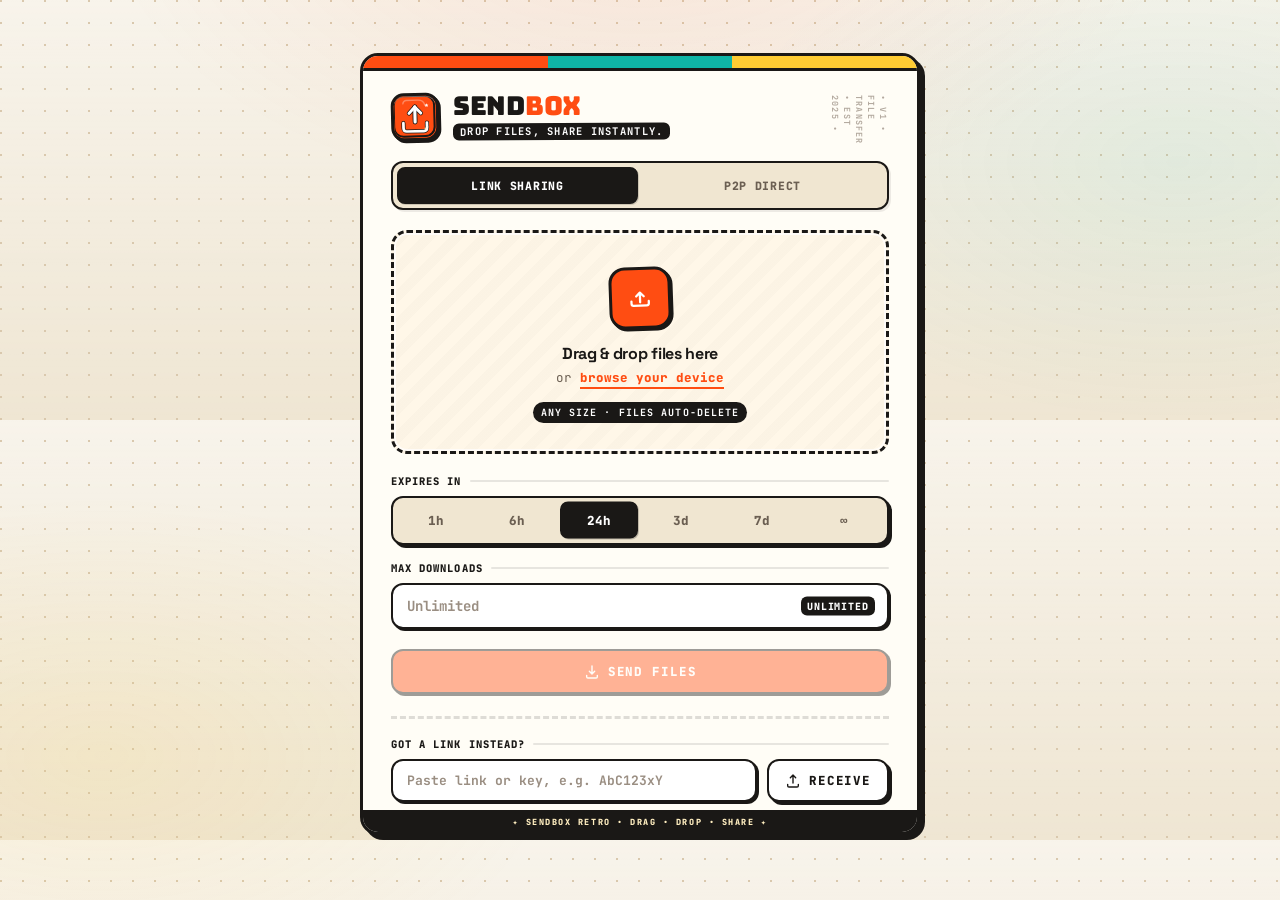
<file: templates/index.html>
<!DOCTYPE html>
<html lang="en">
<head>
  <meta charset="UTF-8">
  <meta name="viewport" content="width=device-width, initial-scale=1.0">
  <meta name="theme-color" content="#efe6d3">
  <title>SendBox — share files</title>
  <link rel="icon" type="image/svg+xml" href="/static/logo.svg">
  <link rel="alternate icon" href="data:image/svg+xml,%3Csvg xmlns='http://www.w3.org/2000/svg' viewBox='0 0 100 100'%3E%3Crect width='100' height='100' rx='22' fill='%23ff4d12'/%3E%3Cpath d='M50 28v26m0 0-9-9m9 9 9-9M34 66h32' stroke='white' stroke-width='7' stroke-linecap='round' stroke-linejoin='round' fill='none'/%3E%3C/svg%3E">
  <link rel="stylesheet" href="/static/style.css">
</head>
<body>
  <main class="card" id="card">
    <header class="brand">
      <span class="logo">
        <img src="/static/logo.svg" alt="SendBox" width="48" height="48" loading="eager">
      </span>
      <div class="brand-text">
        <h1><span>Send</span><span class="box">Box</span></h1>
        <p class="tagline">Drop files, share instantly.</p>
      </div>
    </header>

    <div class="mode-switch" role="tablist" aria-label="Transfer mode">
      <span class="mode-btn active" aria-current="page">Link sharing</span>
      <a class="mode-btn" href="/p2p">P2P direct</a>
    </div>

    <!-- UPLOAD STATE -->
    <section id="uploadState">
      <div id="drop" class="drop" tabindex="0" role="button" aria-label="Upload files">
        <input type="file" id="fileInput" multiple hidden>
        <div class="drop-icon">
          <svg viewBox="0 0 24 24" fill="none" stroke="currentColor" stroke-width="1.8" stroke-linecap="round" stroke-linejoin="round">
            <path d="M12 16V7m0 0 3.5 3.5M12 7l-3.5 3.5"/>
            <path d="M4 15v2a2 2 0 0 0 2 2h12a2 2 0 0 0 2-2v-2"/>
          </svg>
        </div>
        <p class="drop-title">Drag &amp; drop files here</p>
        <p class="drop-sub">or <span class="link">browse your device</span></p>
        <p class="drop-hint">Any size · files auto-delete</p>
      </div>

      <div id="filePanel" class="file-panel hidden">
        <div class="file-panel-head">
          <span id="fileCount"></span>
          <span id="fileTotal"></span>
          <button id="clearBtn" class="text-btn">Clear</button>
        </div>
        <ul id="fileList" class="filelist"></ul>
      </div>

      <div class="settings">
        <div class="field">
          <span class="field-label">Expires in</span>
          <div class="segmented" id="segExpiry">
            <input type="radio" name="expiry" id="e1" value="1">
            <label for="e1">1h</label>
            <input type="radio" name="expiry" id="e6" value="6">
            <label for="e6">6h</label>
            <input type="radio" name="expiry" id="e24" value="24" checked>
            <label for="e24">24h</label>
            <input type="radio" name="expiry" id="e72" value="72">
            <label for="e72">3d</label>
            <input type="radio" name="expiry" id="e168" value="168">
            <label for="e168">7d</label>
            <input type="radio" name="expiry" id="e0" value="0">
            <label for="e0">∞</label>
          </div>
        </div>
        <div class="field">
          <span class="field-label">Max downloads</span>
          <div class="maxdl-wrap">
            <input id="maxdl" type="number" min="0" placeholder="Unlimited">
            <span class="maxdl-suffix">unlimited</span>
          </div>
        </div>
      </div>

      <button id="uploadBtn" class="btn btn-primary" disabled>
        <svg viewBox="0 0 24 24" fill="none" stroke="currentColor" stroke-width="2" stroke-linecap="round" stroke-linejoin="round">
          <path d="M12 3v12m0 0 4-4m-4 4-4-4"/>
          <path d="M4 17v2a2 2 0 0 0 2 2h12a2 2 0 0 0 2-2v-2"/>
        </svg>
        <span>Send files</span>
      </button>

      <div id="progressWrap" class="progress-wrap hidden">
        <div class="progress">
          <div id="progressBar"></div>
        </div>
        <div class="progress-meta">
          <span id="progressText">0%</span>
          <span id="progressDetail"></span>
        </div>
      </div>
    </section>

    <!-- RESULT STATE -->
    <section id="resultState" class="hidden">
      <div class="success-ring">
        <svg viewBox="0 0 24 24" fill="none" stroke="currentColor" stroke-width="2.6" stroke-linecap="round" stroke-linejoin="round">
          <path d="M5 13l4 4L19 7"/>
        </svg>
      </div>
      <h2 class="result-title">Files are live</h2>
      <p class="result-sub">Share this link — it expires when the time is up.</p>
      <div class="linkrow">
        <input id="shareUrl" readonly>
        <button id="copyBtn" class="btn btn-ghost" title="Copy">
          <svg viewBox="0 0 24 24" fill="none" stroke="currentColor" stroke-width="2" stroke-linecap="round" stroke-linejoin="round">
            <rect x="9" y="9" width="12" height="12" rx="2"/>
            <path d="M5 15V5a2 2 0 0 1 2-2h10"/>
          </svg>
          <span>Copy</span>
        </button>
      </div>
      <div class="result-actions">
        <button id="openBtn" class="btn btn-ghost">
          <svg viewBox="0 0 24 24" fill="none" stroke="currentColor" stroke-width="2" stroke-linecap="round" stroke-linejoin="round">
            <path d="M18 13v6a2 2 0 0 1-2 2H5a2 2 0 0 1-2-2V8a2 2 0 0 1 2-2h6"/>
            <path d="M15 3h6v6"/><path d="M10 14 21 3"/>
          </svg>
          <span>Open</span>
        </button>
        <button id="newBtn" class="btn btn-primary">
          <svg viewBox="0 0 24 24" fill="none" stroke="currentColor" stroke-width="2" stroke-linecap="round" stroke-linejoin="round">
            <path d="M12 5v14M5 12h14"/>
          </svg>
          <span>New transfer</span>
        </button>
      </div>
    </section>

    <footer class="receive">
      <form id="receiveForm" autocomplete="off">
        <div class="field">
          <span class="field-label">Got a link instead?</span>
          <div class="receive-row">
            <input id="keyInput" placeholder="Paste link or key, e.g. AbC123xY">
            <button class="btn btn-ghost" type="submit">
              <svg viewBox="0 0 24 24" fill="none" stroke="currentColor" stroke-width="2" stroke-linecap="round" stroke-linejoin="round">
                <path d="M12 15V3m0 0 4 4m-4-4-4 4"/>
                <path d="M4 17v2a2 2 0 0 0 2 2h12a2 2 0 0 0 2-2v-2"/>
              </svg>
              <span>Receive</span>
            </button>
          </div>
        </div>
      </form>
    </footer>
  </main>

  <div id="toasts" class="toasts" aria-live="polite"></div>
  <script src="/static/app.js"></script>
</body>
</html>
</file>
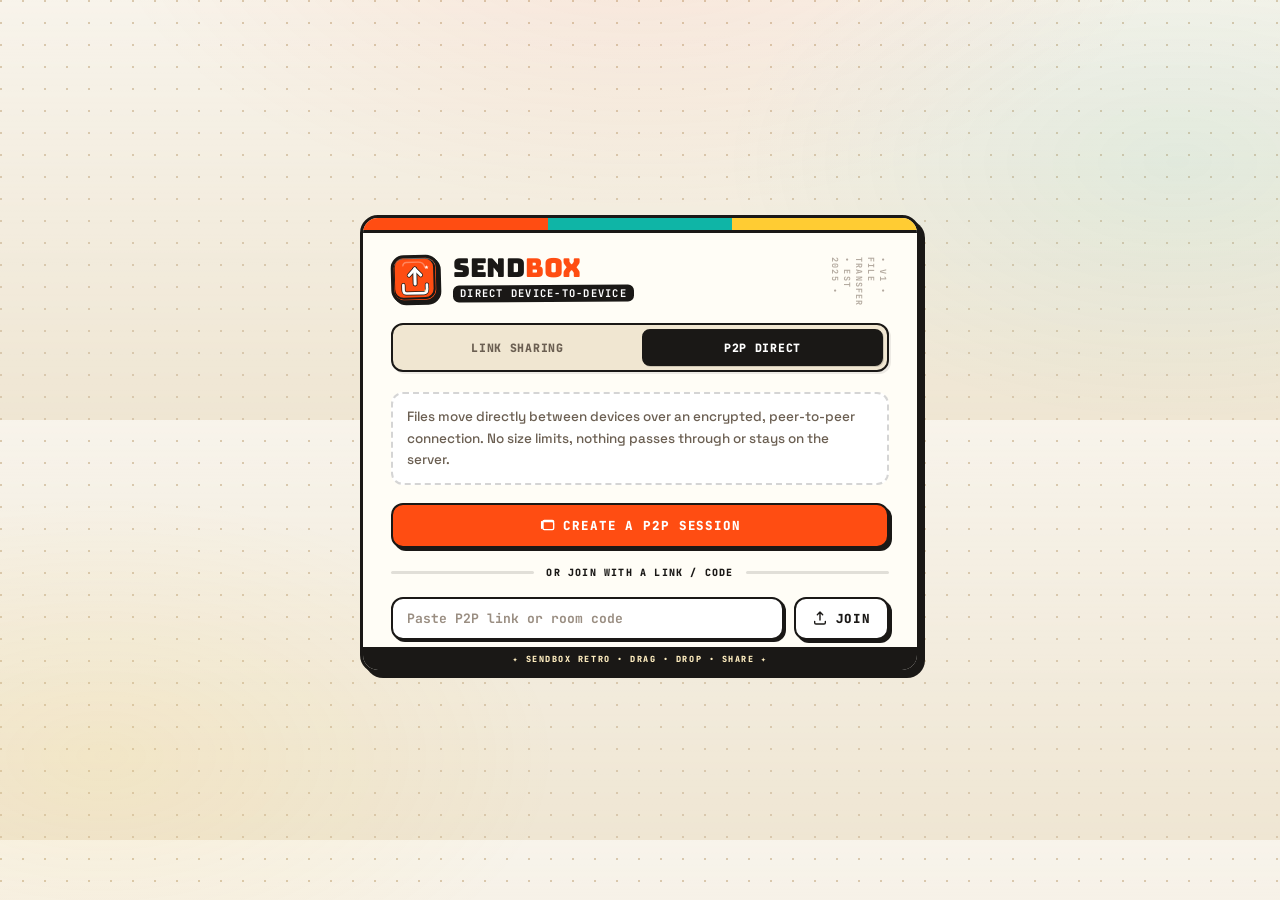
<file: templates/p2p.html>
<!DOCTYPE html>
<html lang="en">
<head>
  <meta charset="UTF-8">
  <meta name="viewport" content="width=device-width, initial-scale=1.0">
  <meta name="theme-color" content="#efe6d3">
  <title>P2P — SendBox</title>
  <link rel="icon" type="image/svg+xml" href="/static/logo.svg">
  <link rel="alternate icon" href="data:image/svg+xml,%3Csvg xmlns='http://www.w3.org/2000/svg' viewBox='0 0 100 100'%3E%3Crect width='100' height='100' rx='22' fill='%23ff4d12'/%3E%3Cpath d='M50 28v26m0 0-9-9m9 9 9-9M34 66h32' stroke='white' stroke-width='7' stroke-linecap='round' stroke-linejoin='round' fill='none'/%3E%3C/svg%3E">
  <link rel="stylesheet" href="/static/style.css">
</head>
<body>
  <main class="card">
    <header class="brand">
      <a href="/" class="logo" style="text-decoration:none">
        <img src="/static/logo.svg" alt="SendBox" width="48" height="48" loading="eager">
      </a>
      <div class="brand-text">
        <h1><span>Send</span><span class="box">Box</span></h1>
        <p class="tagline">Direct device-to-device</p>
      </div>
    </header>

    <div class="mode-switch" role="tablist" aria-label="Transfer mode">
      <a class="mode-btn" href="/">Link sharing</a>
      <span class="mode-btn active" aria-current="page">P2P direct</span>
    </div>

    <!-- HOME: create or join -->
    <section id="p2pHome">
      <p class="p2p-desc">
        Files move directly between devices over an encrypted, peer-to-peer
        connection. No size limits, nothing passes through or stays on the server.
      </p>
      <button id="createBtn" class="btn btn-primary">
        <svg viewBox="0 0 24 24" fill="none" stroke="currentColor" stroke-width="2" stroke-linecap="round" stroke-linejoin="round">
          <path d="M4 7v10m2 0a2 2 0 0 0 2 2h12a2 2 0 0 0 2-2V9a2 2 0 0 0-2-2H6a2 2 0 0 0-2 2Zm0 0V7a2 2 0 0 1 2-2h12a2 2 0 0 1 2 2"/>
        </svg>
        <span>Create a P2P session</span>
      </button>
      <div class="divider"><span>or join with a link / code</span></div>
      <div class="receive-row">
        <input id="roomInput" placeholder="Paste P2P link or room code">
        <button id="joinBtn" class="btn btn-ghost" type="button">
          <svg viewBox="0 0 24 24" fill="none" stroke="currentColor" stroke-width="2" stroke-linecap="round" stroke-linejoin="round">
            <path d="M12 15V3m0 0 4 4m-4-4-4 4"/>
            <path d="M4 17v2a2 2 0 0 0 2 2h12a2 2 0 0 0 2-2v-2"/>
          </svg>
          <span>Join</span>
        </button>
      </div>
    </section>

    <!-- WAIT: waiting for the peer -->
    <section id="p2pWait" class="hidden">
      <div class="p2p-spinner" aria-hidden="true"></div>
      <h2 id="roleLabel" class="p2p-wait-title">Waiting for receiver…</h2>
      <p class="p2p-wait-sub">Share this link — the other person opens it and the transfer starts:</p>
      <div class="linkrow">
        <input id="waitLink" readonly>
        <button id="copyWait" class="btn btn-ghost" title="Copy">
          <svg viewBox="0 0 24 24" fill="none" stroke="currentColor" stroke-width="2" stroke-linecap="round" stroke-linejoin="round">
            <rect x="9" y="9" width="12" height="12" rx="2"/>
            <path d="M5 15V5a2 2 0 0 1 2-2h10"/>
          </svg>
          <span>Copy</span>
        </button>
      </div>
      <p class="p2p-note">Keep this tab open until the transfer finishes.</p>
    </section>

    <!-- ACTIVE: connected, send / receive -->
    <section id="p2pActive" class="hidden">
      <p id="statusText" class="status-line"></p>

      <div id="sendPanel">
        <div id="filesDrop" class="drop" tabindex="0" role="button" aria-label="Select files to send">
          <input type="file" id="p2pFileInput" multiple hidden>
          <p class="drop-title">Select files to send</p>
          <p class="drop-sub">any size · direct P2P</p>
        </div>
        <div id="p2pFilePanel" class="file-panel hidden">
          <ul id="p2pFileList" class="filelist"></ul>
        </div>
        <button id="sendBtn" class="btn btn-primary" disabled>
          <svg viewBox="0 0 24 24" fill="none" stroke="currentColor" stroke-width="2" stroke-linecap="round" stroke-linejoin="round">
            <path d="M12 3v12m0 0 4-4m-4 4-4-4"/>
            <path d="M4 17v2a2 2 0 0 0 2 2h12a2 2 0 0 0 2-2v-2"/>
          </svg>
          <span>Send files</span>
        </button>
      </div>

      <div id="sendProgressWrap" class="progress-wrap hidden">
        <div class="progress"><div id="sendBar"></div></div>
        <div class="progress-meta">
          <span id="sendText">0%</span>
          <span id="sendDetail"></span>
        </div>
      </div>

      <div id="recvProgressWrap" class="progress-wrap hidden">
        <div class="progress"><div id="recvBar"></div></div>
        <div class="progress-meta">
          <span id="recvText"></span>
          <span id="recvDetail"></span>
        </div>
      </div>
    </section>
  </main>

  <div id="toasts" class="toasts" aria-live="polite"></div>
  <script>window.ICE_SERVERS = {{ ice_servers | tojson }};</script>
  <script src="/static/p2p.js"></script>
</body>
</html>
</file>
<file: static/style.css>
@import url('https://fonts.googleapis.com/css2?family=Bungee&family=JetBrains+Mono:wght@500;700&family=Space+Grotesk:wght@500;600;700;800&display=swap');

:root {
  --bg: #efe6d3;
  --bg-dot: #d9c8ad;
  --paper: #fffdf6;
  --paper-2: #fff7e8;
  --ink: #1a1816;
  --ink-2: #2b2825;
  --muted: #6b5f52;
  --faint: #9a8e82;
  --line: #1a1816;
  --line-soft: #d8c9ad;
  --accent: #ff4d12;
  --accent-hover: #e8450f;
  --accent-press: #cc3c0a;
  --accent-soft: #fff0de;
  --teal: #0fb5a6;
  --teal-deep: #0a8a7d;
  --mustard: #ffcc33;
  --mustard-deep: #e6b800;
  --ok: #0eb07a;
  --danger: #e11d48;
  --radius: 18px;
  --radius-sm: 12px;
  --radius-xs: 10px;
  --border: 3px;
  --shadow: 5px 5px 0 var(--ink);
  --shadow-sm: 3px 3px 0 var(--ink);
  --shadow-xs: 2px 2px 0 var(--ink);
  --font-display: "Space Grotesk", system-ui, sans-serif;
  --font-mono: "JetBrains Mono", ui-monospace, monospace;
  --font-logo: "Bungee", "Space Grotesk", sans-serif;
}

* { box-sizing: border-box; margin: 0; padding: 0; }
html { color-scheme: light; scrollbar-width: thin; scrollbar-color: var(--line) var(--bg); }

body {
  font-family: var(--font-display);
  background-color: var(--bg);
  background-image:
    radial-gradient(circle at 1px 1px, var(--bg-dot) 1.1px, transparent 0),
    linear-gradient(180deg, rgba(255,255,255,0.55) 0%, transparent 420px);
  background-size: 22px 22px, 100% 420px;
  background-position: 0 0, 0 0;
  color: var(--ink);
  min-height: 100vh;
  display: flex;
  align-items: center;
  justify-content: center;
  padding: 36px 16px 48px;
  overflow-x: hidden;
  -webkit-font-smoothing: antialiased;
  position: relative;
}

body::before {
  content: "";
  position: fixed;
  inset: 0;
  background:
    radial-gradient(ellipse 900px 500px at 50% -10%, rgba(255,77,18,0.09), transparent 60%),
    radial-gradient(ellipse 700px 400px at 92% 18%, rgba(15,181,166,0.08), transparent 65%),
    radial-gradient(ellipse 700px 400px at 8% 84%, rgba(255,204,51,0.10), transparent 65%);
  pointer-events: none;
  z-index: -1;
}

::selection { background: var(--accent); color: #fff; }

/* ---------- card ---------- */
.card {
  position: relative;
  width: 100%;
  max-width: 560px;
  background: var(--paper);
  border: var(--border) solid var(--ink);
  border-radius: var(--radius);
  box-shadow: var(--shadow);
  padding: 0 28px 28px;
  animation: card-in 0.42s cubic-bezier(0.16, 1, 0.3, 1) both;
  overflow: hidden;
}
.card::before {
  content: "";
  display: block;
  height: 12px;
  margin: 0 -28px 0 -28px;
  background: linear-gradient(90deg, var(--accent) 0 33.333%, var(--teal) 33.333% 66.666%, var(--mustard) 66.666% 100%);
  border-bottom: var(--border) solid var(--ink);
}
@keyframes card-in {
  from { opacity: 0; transform: translateY(10px) rotate(-0.4deg); }
  to { opacity: 1; transform: translateY(0) rotate(0); }
}

.brand {
  display: flex;
  align-items: center;
  gap: 14px;
  margin: 22px 0 20px;
  position: relative;
}
.logo {
  width: 48px; height: 48px; flex-shrink: 0;
  display: grid; place-items: center;
  background: var(--accent);
  border: var(--border) solid var(--ink);
  border-radius: 13px;
  box-shadow: var(--shadow-xs);
  color: #fff;
  transform: rotate(-1.5deg);
  overflow: hidden;
  position: relative;
}
.logo img { width: 100%; height: 100%; object-fit: cover; display: block; }
.logo svg { width: 24px; height: 24px; }
.logo::after {
  content: "";
  position: absolute;
  inset: 0;
  border-radius: 10px;
  box-shadow: inset 0 1px 0 rgba(255,255,255,0.35);
  pointer-events: none;
}
.brand-text { display: flex; flex-direction: column; }
.brand h1 {
  font-family: var(--font-logo);
  font-size: 26px;
  font-weight: 400;
  line-height: 0.95;
  letter-spacing: -0.01em;
  color: var(--ink);
  display: flex; align-items: baseline; gap: 0;
}
.brand h1 span { display: inline-block; }
.brand h1 .box { color: var(--accent); }
.tagline {
  font-family: var(--font-mono);
  font-size: 10.5px;
  font-weight: 700;
  letter-spacing: 0.12em;
  text-transform: uppercase;
  color: #fff;
  background: var(--ink);
  display: inline-block;
  padding: 3px 7px 3.5px;
  border-radius: 6px;
  margin-top: 5px;
  width: fit-content;
  line-height: 1;
  transform: rotate(-0.3deg);
}
.brand::after {
  content: "• V1 • FILE TRANSFER • EST 2025 •";
  position: absolute;
  right: 0;
  top: 2px;
  font-family: var(--font-mono);
  font-size: 8.5px;
  font-weight: 700;
  letter-spacing: 0.14em;
  color: var(--faint);
  writing-mode: vertical-rl;
  text-orientation: mixed;
  opacity: 0.0;
}
@media (min-width: 520px) {
  .brand::after { opacity: 0.75; }
}

/* ---------- mode switch ---------- */
.mode-switch {
  display: grid; grid-auto-flow: column; grid-auto-columns: 1fr;
  background: #f0e6d1;
  border: 2.5px solid var(--ink);
  border-radius: 12px;
  padding: 4px; gap: 4px;
  margin: 0 0 20px;
  box-shadow: 2px 2px 0 rgba(26,24,22,0.08);
}
.mode-btn {
  text-align: center; padding: 9px 4px; border-radius: 8px;
  font-family: var(--font-mono);
  font-size: 11.5px; font-weight: 800; letter-spacing: 0.06em; text-transform: uppercase;
  color: var(--muted);
  text-decoration: none; cursor: pointer; user-select: none;
  transition: all 0.14s ease;
  border: 2px solid transparent;
}
.mode-btn:hover { color: var(--ink); background: rgba(255,255,255,0.6); }
.mode-btn.active {
  background: var(--ink); color: #fff;
  border-color: var(--ink);
  box-shadow: 1px 1px 0 rgba(0,0,0,0.15);
}

/* ---------- dropzone ---------- */
.drop {
  position: relative;
  border: 3px dashed var(--ink);
  border-radius: 16px;
  padding: 34px 18px 28px;
  text-align: center;
  cursor: pointer;
  background:
    repeating-linear-gradient(-45deg, transparent 0 10px, rgba(26,24,22,0.015) 10px 20px),
    var(--paper-2);
  transition: all 0.16s ease;
  user-select: none;
  box-shadow: inset 0 0 0 2px rgba(255,255,255,0.7);
}
.drop:hover {
  background-color: #fff2d6;
  border-color: var(--ink);
  transform: translate(-1px, -1px);
  box-shadow: 3px 3px 0 var(--ink), inset 0 0 0 2px rgba(255,255,255,0.6);
}
.drop:focus-visible { outline: 3px solid var(--accent); outline-offset: 3px; }
.drop.dragover {
  border-color: var(--accent);
  border-style: solid;
  background: #ffe9d0;
  transform: translate(-2px, -2px);
  box-shadow: 5px 5px 0 var(--ink);
}
.drop.dragover .drop-icon { transform: rotate(2deg) scale(1.04) translateY(-2px); }

.drop-icon {
  width: 62px; height: 62px; margin: 0 auto 14px;
  display: grid; place-items: center;
  border-radius: 16px;
  color: #fff;
  background: var(--accent);
  border: 3px solid var(--ink);
  box-shadow: var(--shadow-xs);
  transform: rotate(-2deg);
  transition: transform 0.2s cubic-bezier(0.34,1.56,0.64,1);
}
.drop-icon svg { width: 26px; height: 26px; stroke-width: 2.1; }
.drop-title {
  font-family: var(--font-display);
  font-size: 16px; font-weight: 800; letter-spacing: -0.02em;
  color: var(--ink);
}
.drop-sub { font-family: var(--font-mono); font-size: 12.5px; color: var(--muted); margin-top: 5px; }
.drop-sub .link {
  color: var(--accent); font-weight: 800; text-decoration: none;
  border-bottom: 2.5px solid var(--accent);
  padding-bottom: 1px;
}
.drop-hint {
  font-family: var(--font-mono);
  font-size: 10px; font-weight: 700; letter-spacing: 0.11em; text-transform: uppercase;
  color: #fff;
  background: var(--ink);
  display: inline-block;
  padding: 4px 8px;
  border-radius: 999px;
  margin-top: 16px;
}

/* ---------- file list ---------- */
.file-panel { margin-top: 16px; background: transparent; }
.file-panel-head {
  display: flex; align-items: center; gap: 10px;
  font-family: var(--font-mono);
  font-size: 11px; font-weight: 700; letter-spacing: 0.08em; text-transform: uppercase;
  color: var(--muted);
  margin-bottom: 10px;
}
.file-panel-head #fileTotal { flex: 1; text-align: right; color: var(--ink); font-weight: 800; }
.text-btn {
  background: #fff; border: 2px solid var(--ink); color: var(--ink);
  font-family: var(--font-mono); font-size: 11px; font-weight: 800; letter-spacing: 0.06em; text-transform: uppercase;
  cursor: pointer; padding: 4px 8px; border-radius: 8px;
  box-shadow: 2px 2px 0 var(--ink);
  transition: all 0.12s;
}
.text-btn:hover { background: var(--danger); color: #fff; border-color: var(--ink); transform: translate(-1px,-1px); box-shadow: 3px 3px 0 var(--ink); }
.text-btn:active { transform: translate(1px,1px); box-shadow: 1px 1px 0 var(--ink); }

.filelist { list-style: none; max-height: 232px; overflow-y: auto; scrollbar-width: thin; scrollbar-color: var(--ink) transparent; padding-right: 2px; }
.filelist::-webkit-scrollbar { width: 8px; }
.filelist::-webkit-scrollbar-thumb { background: var(--ink); border-radius: 999px; border: 2px solid var(--paper); }

.filelist li {
  display: flex; align-items: center; gap: 12px;
  padding: 11px 12px;
  background: #fff;
  border: 2.5px solid var(--ink);
  border-radius: 12px;
  margin-bottom: 9px;
  box-shadow: var(--shadow-xs);
  animation: item-in 0.28s cubic-bezier(0.16,1,0.3,1);
  transform: rotate(-0.15deg);
}
.filelist li:nth-child(even) { transform: rotate(0.2deg); }
@keyframes item-in { from { opacity: 0; transform: translateY(-6px) scale(0.98); } to { opacity: 1; transform: rotate(-0.15deg) translateY(0) scale(1); } }

.file-type {
  width: 40px; height: 40px; flex-shrink: 0;
  display: grid; place-items: center;
  border-radius: 10px; color: var(--ink);
  background: var(--mustard);
  border: 2.5px solid var(--ink);
  font-family: var(--font-mono); font-size: 9px; font-weight: 800; text-transform: uppercase;
  box-shadow: 1px 1px 0 var(--ink);
  transform: rotate(-1deg);
}
.file-type svg { width: 18px; height: 18px; }

.f-meta { flex: 1; min-width: 0; display: flex; flex-direction: column; }
.fname {
  font-family: var(--font-display);
  font-size: 13.5px; font-weight: 700; letter-spacing: -0.01em;
  overflow: hidden; text-overflow: ellipsis; white-space: nowrap;
}
.fsize { font-family: var(--font-mono); font-size: 11px; font-weight: 700; color: var(--muted); margin-top: 1px; }

.rm-btn {
  width: 30px; height: 30px; flex-shrink: 0;
  display: grid; place-items: center;
  background: #fff; border: 2px solid var(--ink); border-radius: 8px;
  color: var(--ink); cursor: pointer;
  box-shadow: 2px 2px 0 var(--ink);
  transition: all 0.13s;
}
.rm-btn:hover { background: var(--ink); color: #fff; transform: translate(-1px,-1px); box-shadow: 3px 3px 0 var(--ink); }
.rm-btn:active { transform: translate(1px,1px); box-shadow: 1px 1px 0 var(--ink); }
.rm-btn svg { width: 14px; height: 14px; }

/* ---------- settings ---------- */
.settings { margin: 20px 0; display: flex; flex-direction: column; gap: 16px; }
.field { display: flex; flex-direction: column; gap: 8px; }
.field-label {
  font-family: var(--font-mono);
  font-size: 10.5px; font-weight: 800; color: var(--ink); text-transform: uppercase; letter-spacing: 0.10em;
  display: flex; align-items: center; gap: 8px;
}
.field-label::after { content: ""; flex: 1; height: 2px; background: var(--ink); opacity: 0.10; border-radius: 999px; }

.segmented {
  display: grid; grid-auto-flow: column; grid-auto-columns: 1fr;
  background: #f0e6d1;
  border: 2.5px solid var(--ink);
  border-radius: 12px; padding: 4px; gap: 4px;
  box-shadow: 3px 3px 0 var(--ink);
}
.segmented input { position: absolute; opacity: 0; pointer-events: none; }
.segmented label {
  text-align: center; padding: 8px 4px; border-radius: 8px;
  font-family: var(--font-mono);
  font-size: 12.5px; font-weight: 800; letter-spacing: 0.02em;
  color: var(--muted);
  cursor: pointer; transition: all 0.14s;
  user-select: none;
  border: 2px solid transparent;
}
.segmented label:hover { color: var(--ink); background: rgba(255,255,255,0.65); border-color: rgba(26,24,22,0.15); }
.segmented input:checked + label {
  background: var(--ink); color: #fff;
  border-color: var(--ink);
  box-shadow: 1px 1px 0 rgba(0,0,0,0.2);
  transform: translateY(-0.5px);
}
.segmented input:focus-visible + label { outline: 3px solid var(--accent); outline-offset: 1px; }

.maxdl-wrap { position: relative; }
.maxdl-wrap input {
  width: 100%;
  background: #fff;
  color: var(--ink);
  border: 2.5px solid var(--ink);
  border-radius: 12px;
  padding: 12px 14px;
  font-family: var(--font-mono);
  font-size: 14px; font-weight: 700;
  box-shadow: var(--shadow-xs);
  transition: all 0.13s;
}
.maxdl-wrap input::placeholder { color: var(--faint); font-weight: 700; }
.maxdl-wrap input:focus { outline: none; border-color: var(--accent); box-shadow: 3px 3px 0 var(--ink), 0 0 0 3px rgba(255,77,18,0.18); transform: translate(-1px,-1px); }
.maxdl-wrap input:not(:placeholder-shown) + .maxdl-suffix { opacity: 0; transform: translateY(-50%) translateX(6px); }
.maxdl-suffix {
  position: absolute; right: 14px; top: 50%; transform: translateY(-50%);
  font-family: var(--font-mono); font-size: 10px; font-weight: 800; letter-spacing: 0.09em; text-transform: uppercase;
  color: #fff; background: var(--ink); padding: 3px 6px; border-radius: 6px;
  pointer-events: none;
  transition: all 0.15s;
}
input::-webkit-outer-spin-button, input::-webkit-inner-spin-button { -webkit-appearance: none; margin: 0; }
input[type=number] { -moz-appearance: textfield; appearance: textfield; }

/* ---------- buttons ---------- */
.btn {
  display: inline-flex; align-items: center; justify-content: center; gap: 8px;
  border: 2.5px solid var(--ink); border-radius: 12px;
  padding: 12px 18px;
  font-family: var(--font-mono); font-size: 12.5px; font-weight: 800; letter-spacing: 0.07em; text-transform: uppercase;
  cursor: pointer; text-decoration: none;
  color: var(--ink);
  background: #fff;
  box-shadow: var(--shadow-sm);
  transition: all 0.13s cubic-bezier(0.16,1,0.3,1);
  user-select: none;
  position: relative;
}
.btn svg { width: 16px; height: 16px; flex-shrink: 0; stroke-width: 2.1; }
.btn:active:not(:disabled) { transform: translate(3px,3px); box-shadow: 1px 1px 0 var(--ink); }
.btn:disabled { opacity: 0.42; cursor: not-allowed; box-shadow: 2px 2px 0 var(--ink); transform: none !important; }

.btn-primary {
  background: var(--accent);
  color: #fff;
  width: 100%;
  border-color: var(--ink);
}
.btn-primary:hover:not(:disabled) { background: var(--accent-hover); transform: translate(-1px,-1px); box-shadow: 5px 5px 0 var(--ink); }
.btn-primary:active:not(:disabled) { background: var(--accent-press); }

.btn-ghost {
  background: #fff;
  border-color: var(--ink);
  color: var(--ink);
}
.btn-ghost:hover { background: var(--paper-2); transform: translate(-1px,-1px); box-shadow: 4px 4px 0 var(--ink); }

/* ---------- progress ---------- */
.progress-wrap { margin-top: 16px; }
.progress {
  height: 16px; background: #f0e6d1;
  border: 2.5px solid var(--ink);
  border-radius: 999px; overflow: hidden;
  box-shadow: inset 0 1px 0 rgba(255,255,255,0.7), 2px 2px 0 rgba(26,24,22,0.08);
  padding: 2px;
}
#progressBar, #sendBar, #recvBar {
  height: 100%; width: 0%;
  background:
    repeating-linear-gradient(-45deg, rgba(0,0,0,0.12) 0 8px, transparent 8px 16px),
    var(--accent);
  border-radius: 999px;
  transition: width 0.18s ease;
  border: 0;
  position: relative;
}
.progress-meta { display: flex; justify-content: space-between; margin-top: 8px; font-family: var(--font-mono); font-size: 11px; font-weight: 800; letter-spacing: 0.06em; text-transform: uppercase; color: var(--muted); }
#progressText, #sendText, #recvText { font-weight: 800; color: var(--accent); background: var(--ink); color: #fff; padding: 2px 6px; border-radius: 6px; font-size: 11px; }

/* ---------- result ---------- */
#resultState { text-align: center; padding: 14px 2px 4px; }
.success-ring {
  width: 68px; height: 68px; margin: 0 auto 16px;
  display: grid; place-items: center;
  border-radius: 50%;
  color: var(--ink);
  background: var(--mustard);
  border: 3px solid var(--ink);
  box-shadow: var(--shadow-sm);
  transform: rotate(-3deg);
  animation: pop 0.45s cubic-bezier(0.34,1.56,0.64,1) both;
}
.success-ring svg { width: 30px; height: 30px; stroke-width: 2.6; }
@keyframes pop { from { transform: scale(0.4) rotate(-10deg); opacity: 0; } to { transform: scale(1) rotate(-3deg); opacity: 1; } }
.result-title {
  font-family: var(--font-logo);
  font-size: 22px; font-weight: 400; letter-spacing: -0.01em; line-height: 1;
}
.result-sub { font-family: var(--font-mono); font-size: 12px; font-weight: 700; color: var(--muted); margin: 10px 0 18px; line-height: 1.5; }

.linkrow { display: flex; gap: 10px; }
.linkrow input {
  flex: 1; min-width: 0;
  background: #fff;
  border: 2.5px solid var(--ink);
  border-radius: 12px;
  padding: 12px 12px;
  color: var(--ink); font-size: 12.5px; font-family: var(--font-mono); font-weight: 700;
  box-shadow: var(--shadow-xs);
}
.linkrow input:focus { outline: none; border-color: var(--accent); box-shadow: 3px 3px 0 var(--ink); }
.result-actions { display: flex; gap: 10px; margin-top: 14px; }
.result-actions .btn { flex: 1; }

/* ---------- receive / footer ---------- */
.receive { margin-top: 22px; padding-top: 18px; border-top: 3px dashed rgba(26,24,22,0.14); }
.receive-row { display: flex; gap: 10px; }
.receive-row input {
  flex: 1; min-width: 0;
  background: #fff;
  border: 2.5px solid var(--ink);
  border-radius: 12px;
  padding: 11px 14px;
  color: var(--ink); font-family: var(--font-mono); font-size: 13px; font-weight: 700;
  box-shadow: var(--shadow-xs);
  transition: all 0.13s;
}
.receive-row input::placeholder { color: var(--faint); font-weight: 700; }
.receive-row input:focus { outline: none; border-color: var(--accent); box-shadow: 3px 3px 0 var(--ink); transform: translate(-1px,-1px); }
.receive-row .btn { padding: 11px 16px; white-space: nowrap; }

/* ---------- receive page ---------- */
.receive-card { max-width: 620px; }
.receive-summary {
  display: flex; align-items: center; gap: 14px;
  background: #fff;
  border: 2.5px solid var(--ink);
  border-radius: 16px;
  padding: 16px 16px;
  margin-bottom: 16px;
  box-shadow: var(--shadow-sm);
  transform: rotate(-0.2deg);
}
.summary-icon {
  width: 48px; height: 48px; flex-shrink: 0;
  display: grid; place-items: center;
  border-radius: 12px; color: #fff;
  background: var(--teal);
  border: 2.5px solid var(--ink);
  box-shadow: 2px 2px 0 var(--ink);
  transform: rotate(2deg);
}
.summary-icon svg { width: 22px; height: 22px; }
.receive-summary h2 { font-family: var(--font-display); font-size: 17px; font-weight: 800; letter-spacing: -0.02em; }
.receive-summary p { font-family: var(--font-mono); font-size: 11px; font-weight: 700; letter-spacing: 0.06em; text-transform: uppercase; color: var(--muted); margin-top: 2px; }
.btn-all { flex: 1; margin-left: 4px; max-width: 220px; }

.dl-btn { padding: 8px 12px; font-size: 11px; border-width: 2.5px; }

.filelist.receive { max-height: none; }
.filelist.receive li { padding: 12px 14px; }

.foot-note {
  display: flex; align-items: center; justify-content: center; gap: 7px;
  margin-top: 20px;
  font-family: var(--font-mono); font-size: 11px; font-weight: 700; letter-spacing: 0.06em; text-transform: uppercase;
  color: var(--ink);
  background: var(--mustard);
  border: 2px solid var(--ink);
  border-radius: 999px;
  padding: 7px 12px;
  width: fit-content;
  margin-left: auto; margin-right: auto;
  box-shadow: 2px 2px 0 var(--ink);
  transform: rotate(-0.4deg);
}
.foot-note svg { width: 14px; height: 14px; }

.expired { text-align: center; padding: 22px 8px 8px; }
.expired-icon {
  width: 68px; height: 68px; margin: 0 auto 16px;
  display: grid; place-items: center;
  border-radius: 50%;
  color: var(--ink);
  background: var(--mustard);
  border: 3px solid var(--ink);
  box-shadow: var(--shadow-sm);
  transform: rotate(3deg);
}
.expired-icon svg { width: 30px; height: 30px; }
.expired h2 { font-family: var(--font-logo); font-size: 20px; font-weight: 400; letter-spacing: -0.01em; }
.expired p { font-family: var(--font-mono); font-size: 12px; font-weight: 700; color: var(--muted); margin: 10px auto 18px; max-width: 320px; line-height: 1.6; }
.expired .btn { width: auto; margin: 0 auto; }

/* ---------- toasts ---------- */
.toasts {
  position: fixed; bottom: 22px; left: 50%; transform: translateX(-50%);
  display: flex; flex-direction: column; align-items: center; gap: 10px;
  z-index: 100; pointer-events: none;
  width: calc(100% - 24px); max-width: 420px;
}
.toast {
  display: flex; align-items: center; gap: 10px;
  background: var(--ink);
  color: #fff;
  border: 2.5px solid var(--ink);
  border-radius: 12px;
  padding: 11px 14px;
  font-family: var(--font-mono); font-size: 12px; font-weight: 800; letter-spacing: 0.03em;
  box-shadow: var(--shadow-sm);
  animation: toast-in 0.28s cubic-bezier(0.16,1,0.3,1);
  pointer-events: auto;
  width: fit-content; max-width: 100%;
}
.toast.leaving { animation: toast-out 0.22s ease forwards; }
.toast svg { width: 16px; height: 16px; flex-shrink: 0; }
.toast.success { background: #fff; color: var(--ink); border-color: var(--ink); }
.toast.success svg { color: var(--ok); }
.toast.error { background: var(--ink); color: #fff; }
.toast.error svg { color: #ff6b6b; }
@keyframes toast-in { from { opacity: 0; transform: translateY(10px) scale(0.97); } to { opacity: 1; transform: none; } }
@keyframes toast-out { to { opacity: 0; transform: translateY(8px) scale(0.98); } }

/* ---------- P2P ---------- */
.p2p-desc { font-family: var(--font-display); font-size: 13.5px; font-weight: 500; color: var(--muted); line-height: 1.6; margin-bottom: 18px; background: #fff; border: 2px dashed rgba(26,24,22,0.18); border-radius: 12px; padding: 12px 14px; }
.divider {
  display: flex; align-items: center; gap: 12px;
  margin: 18px 0; color: var(--ink); font-family: var(--font-mono); font-size: 10px; font-weight: 800; text-transform: uppercase;
  letter-spacing: 0.12em;
}
.divider::before, .divider::after { content: ""; flex: 1; height: 2.5px; background: var(--ink); opacity: 0.13; border-radius: 999px; }

.p2p-wait-title { font-family: var(--font-logo); font-size: 20px; font-weight: 400; letter-spacing: -0.01em; text-align: center; margin-bottom: 8px; }
.p2p-wait-sub { font-family: var(--font-mono); font-size: 12px; font-weight: 700; color: var(--muted); text-align: center; margin: 0 0 16px; line-height: 1.5; }
.p2p-note {
  font-family: var(--font-mono); font-size: 10px; font-weight: 800; letter-spacing: 0.08em; text-transform: uppercase;
  color: var(--ink); text-align: center; margin-top: 14px; background: var(--mustard); border: 2px solid var(--ink); border-radius: 999px; padding: 6px 10px; width: fit-content; margin-left: auto; margin-right: auto; box-shadow: 2px 2px 0 var(--ink);
}

.p2p-spinner {
  width: 52px; height: 52px; margin: 6px auto 18px;
  border-radius: 50%;
  border: 3.5px solid var(--ink);
  border-top-color: var(--accent);
  border-right-color: var(--teal);
  border-bottom-color: var(--mustard);
  animation: spin 0.9s linear infinite;
  box-shadow: 2px 2px 0 rgba(26,24,22,0.12);
  background: #fff;
  padding: 3px;
}
@keyframes spin { to { transform: rotate(360deg); } }

.status-line {
  font-family: var(--font-mono);
  font-size: 11px; font-weight: 800; letter-spacing: 0.06em; text-transform: uppercase;
  color: var(--ink);
  background: #fff;
  border: 2.5px solid var(--ink);
  border-radius: 12px;
  padding: 11px 14px;
  margin-bottom: 16px;
  box-shadow: var(--shadow-xs);
  border-left: 6px solid var(--accent);
}

.hidden { display: none !important; }

/* retro badge corner */
.card::after {
  content: " ✦ SENDBOX RETRO • DRAG • DROP • SHARE ✦ ";
  position: absolute;
  bottom: -1px;
  left: -1px;
  right: -1px;
  background: var(--ink);
  color: #ffeec0;
  font-family: var(--font-mono);
  font-size: 8.5px;
  font-weight: 800;
  letter-spacing: 0.18em;
  text-align: center;
  padding: 6px 8px 7px;
  border-top: 2.5px solid var(--ink);
  border-radius: 0 0 15px 15px;
  line-height: 1;
  white-space: nowrap;
  overflow: hidden;
}
.card { padding-bottom: 30px; }

@media (max-width: 520px) {
  .card { padding: 0 18px 28px; border-radius: 16px; }
  .card::before { margin: 0 -18px 0 -18px; height: 10px; }
  .brand h1 { font-size: 23px; }
  .drop { padding: 28px 14px 24px; }
  .btn-all { max-width: none; }
  .receive-summary { flex-wrap: wrap; transform: none; }
  .filelist li { transform: none; }
  .filelist li:nth-child(even) { transform: none; }
  .card::after { font-size: 7.5px; letter-spacing: 0.12em; }
}
@media (prefers-reduced-motion: reduce) {
  *, *::before, *::after { animation: none !important; transition: none !important; }
}
</file>
